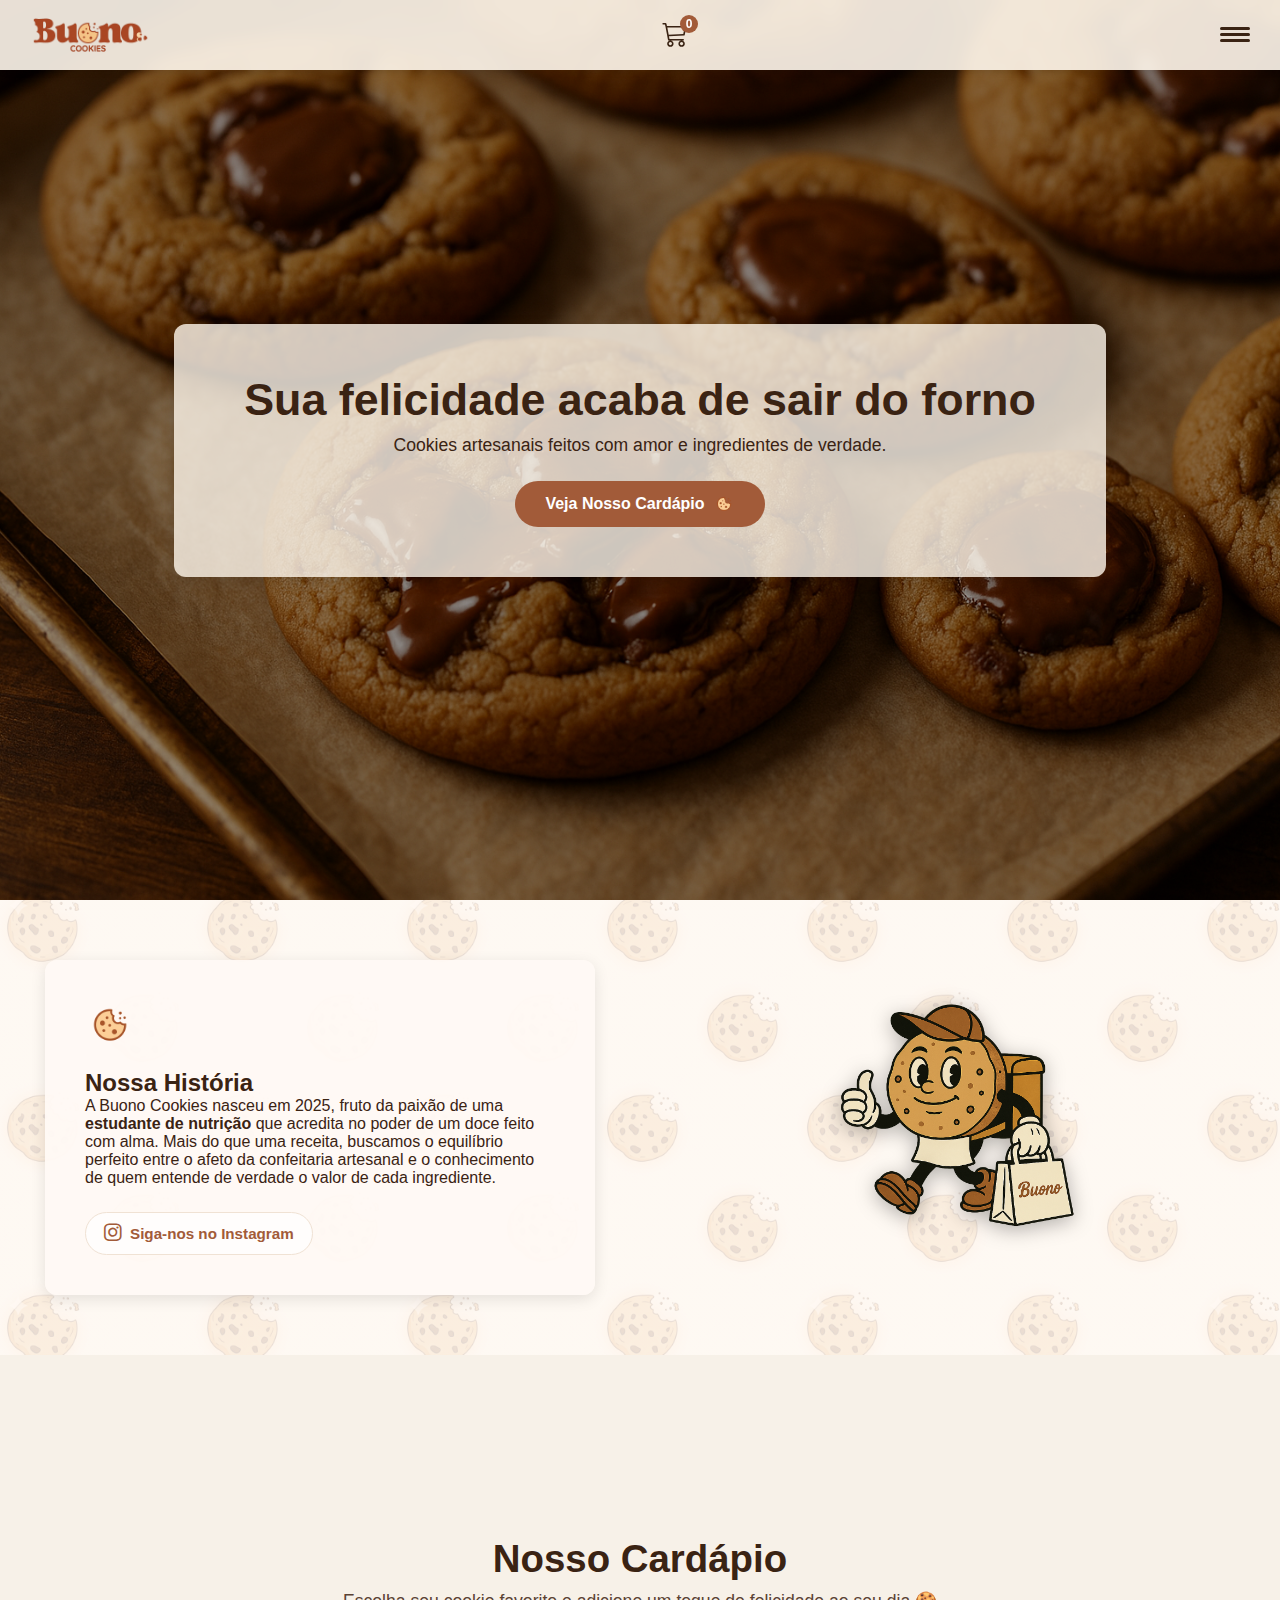
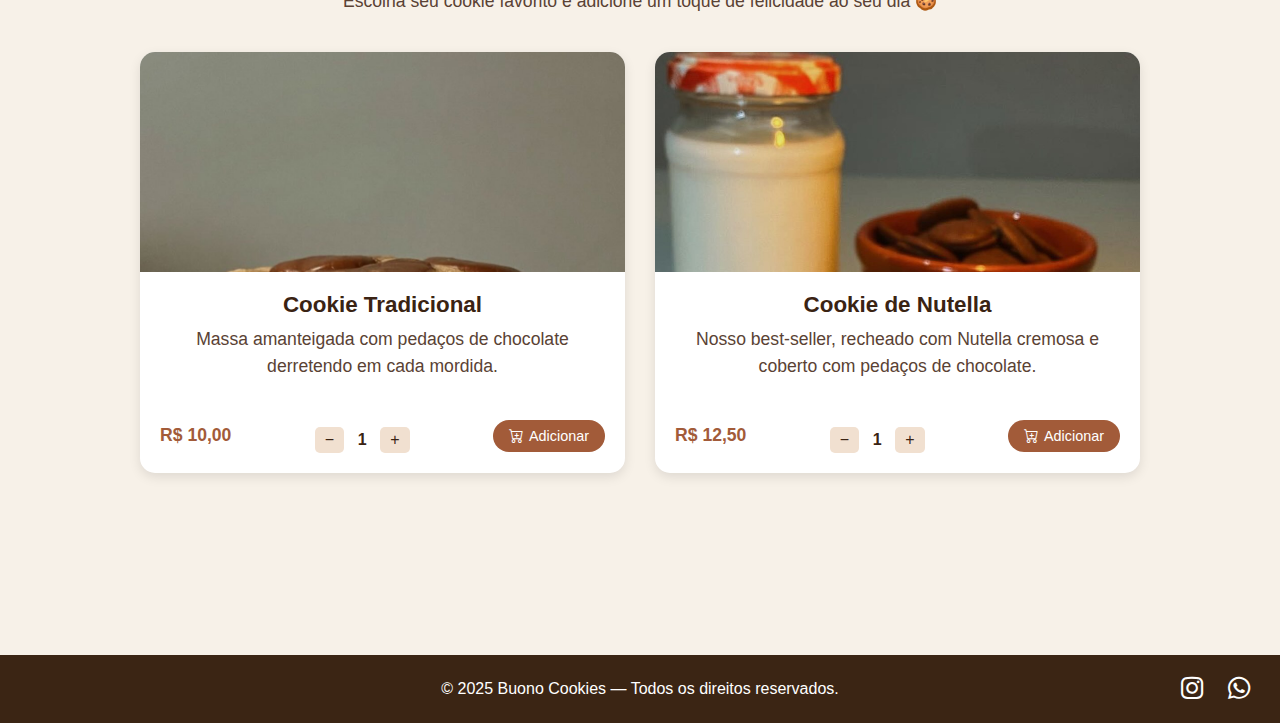
<file: index.html>
<!DOCTYPE html>
<html lang="pt-br">

<head>
    <meta charset="UTF-8" />
    <meta name="viewport" content="width=device-width, initial-scale=1.0" />
    <title>Buono Cookies</title>
    <link rel="stylesheet" href="style.css" />
    <link rel="icon" href="img/favicon.png" type="image/png" />
    <link rel="stylesheet" href="https://cdn.jsdelivr.net/npm/bootstrap-icons@1.11.1/font/bootstrap-icons.css">

    <link rel="preload" href="img/logo_header.png" as="image">
    <link rel="preload" href="img/background/hero1.png" as="image">
    <link rel="preload" href="img/background/hero2.png" as="image">
    <link rel="preload" href="img/background/hero3.png" as="image">
    <link rel="preload" href="img/bg-pattern.png" as="image">
    <link rel="preload" href="img/mascote-chef.png" as="image">
    <link rel="preload" href="img/tradicional.jpg" as="image">
    <link rel="preload" href="img/nutella.jpg" as="image">
    <link rel="preload" href="img/favicon.png" as="image">

</head>

<body>

    <header class="header">
        <div class="logo">
            <a href="index.html">
                <img src="img/logo_header.png" alt="Buono Cookies Logo" />
            </a>
        </div>

        <div class="cart-icon">
            <a href="checkout.html" aria-label="Ver carrinho">
                <i class="bi bi-cart3"></i>
                <span id="cart-count">0</span>
            </a>
        </div>

        <button class="menu-toggle" id="menu-toggle" aria-label="Abrir menu">
            <span class="bar"></span>
            <span class="bar"></span>
            <span class="bar"></span>
        </button>

        <nav class="mobile-menu" id="mobile-menu" aria-hidden="true">
            <ul>
                <li><a href="index.html">Página Inicial</a></li>
                <li><a href="#about">Sobre Nós</a></li>
                <li><a href="#order">Cardápio</a></li>
            </ul>

            <div class="mobile-menu-socials">
                <a href="https://www.instagram.com/buonocookie/" target="_blank" aria-label="Instagram">
                    <i class="bi bi-instagram"></i>
                </a>
                <a href="https://wa.me/5512991030948" target="_blank" aria-label="WhatsApp">
                    <i class="bi bi-whatsapp"></i>
                </a>
            </div>
        </nav>
    </header>
    <section class="hero">
        <div class="hero-background"></div>
        <div class="hero-content">
            <h1>Sua felicidade acaba de sair do forno</h1>
            <p>Cookies artesanais feitos com amor e ingredientes de verdade.</p>
            <a href="#order" class="cta">
                Veja Nosso Cardápio
                <img src="img/favicon.png" alt="Cookie" class="cookie-spin">
            </a>
        </div>
    </section>

    <section class="section section-1" id="about">

        <div class="content">
            <div class="content-box">
                <img src="img/favicon.png" alt="Ícone Buono Cookies" class="content-box-icon">
                <h2>Nossa História</h2>
                <p>A Buono Cookies nasceu em 2025, fruto da paixão de uma <strong>estudante de nutrição</strong> que
                    acredita no
                    poder de um doce feito com alma. Mais do que uma receita, buscamos o equilíbrio perfeito entre o
                    afeto
                    da
                    confeitaria artesanal e o conhecimento de quem entende de verdade o valor de cada ingrediente.</p>

                <a href="https://www.instagram.com/buonocookie/" class="instagram-link" target="_blank">
                    <i class="bi bi-instagram"></i>
                    Siga-nos no Instagram
                </a>

            </div>
        </div>

        <div class="image-side">
            <img src="img/mascote-chef.png" alt="Mascote Buono Cookies" class="mascote-image">
        </div>

    </section>


    <section class="section section-3" id="order">
        <div class="content center">
            <h2>Nosso Cardápio</h2>
            <p>Escolha seu cookie favorito e adicione um toque de felicidade ao seu dia 🍪</p>

            <div class="menu-grid">

                <div class="menu-card">
                    <img src="img/tradicional.jpg" alt="Cookie Tradicional" class="menu-photo animate">
                    <div class="menu-info">
                        <h3>Cookie Tradicional</h3>
                        <p class="menu-desc">Massa amanteigada com pedaços de chocolate derretendo em cada mordida.</p>
                        <div class="menu-footer">
                            <span class="price">R$ 10,00</span>

                            <div class="quantity">
                                <button class="minus">−</button>
                                <span class="qty">1</span>
                                <button class="plus">+</button>
                            </div>

                            <button class="add-btn"><i class="bi bi-cart-plus"></i> Adicionar</button>
                        </div>
                    </div>
                </div>

                <div class="menu-card">
                    <img src="img/nutella.jpg" alt="Cookie de Nutella" class="menu-photo animate">
                    <div class="menu-info">
                        <h3>Cookie de Nutella</h3>
                        <p class="menu-desc">Nosso best-seller, recheado com Nutella cremosa e coberto com pedaços de
                            chocolate.</p>
                        <div class="menu-footer">
                            <span class="price">R$ 12,50</span>

                            <div class="quantity">
                                <button class="minus">−</button>
                                <span class="qty">1</span>
                                <button class="plus">+</button>
                            </div>

                            <button class="add-btn"><i class="bi bi-cart-plus"></i> Adicionar</button>
                        </div>
                    </div>
                </div>

            </div>
        </div>
    </section>

    <footer>
        <div class="footer-socials">
            <a href="https://www.instagram.com/buonocookie/" target="_blank" aria-label="Instagram">
                <i class="bi bi-instagram"></i>
            </a>
            <a href="https://wa.me/5512991030948" target="_blank" aria-label="WhatsApp">
                <i class="bi bi-whatsapp"></i>
            </a>
        </div>

        <p>© 2025 Buono Cookies — Todos os direitos reservados.</p>
    </footer>

    <script src="background.js"></script>

    <script>
        document.addEventListener("DOMContentLoaded", () => {
            const toggle = document.getElementById("menu-toggle");
            const menu = document.getElementById("mobile-menu");
            const body = document.body;

            function openMenu() {
                menu.classList.add("active");
                toggle.classList.add("open");
                body.classList.add("menu-open");
                menu.setAttribute("aria-hidden", "false");
            }

            function closeMenu() {
                menu.classList.remove("active");
                toggle.classList.remove("open");
                body.classList.remove("menu-open");
                menu.setAttribute("aria-hidden", "true");
            }

            toggle.addEventListener("click", () => {
                menu.classList.contains("active") ? closeMenu() : openMenu();
            });

            document.querySelectorAll(".mobile-menu a").forEach(link => {
                link.addEventListener("click", e => {
                    const href = link.getAttribute("href");
                    e.preventDefault();
                    closeMenu();

                    setTimeout(() => {
                        // 👇 LÓGICA ATUALIZADA PARA LIDAR COM #ABOUT E #ORDER 👇
                        if (href === "index.html") {
                            window.location.href = href;
                        } else if (href.startsWith("#")) {
                            document.querySelector(href)?.scrollIntoView({ behavior: "smooth" });
                        } else {
                            window.location.href = href;
                        }
                    }, 300);
                });
            });
        });
    </script>

    <script>
        // --- contador no header ---
        const cartCountEl = document.getElementById("cart-count");
        function updateCartCount() {
            const cart = JSON.parse(localStorage.getItem("buonoCart")) || [];
            const total = cart.reduce((sum, it) => sum + (it.qty || 1), 0);
            if (cartCountEl) cartCountEl.textContent = total;
        }

        document.addEventListener("DOMContentLoaded", () => {
            updateCartCount();

            // para cada card do cardápio
            document.querySelectorAll(".menu-card").forEach(card => {
                const addBtn = card.querySelector(".add-btn");
                const priceEl = card.querySelector(".price");
                const nameEl = card.querySelector("h3");
                const imgEl = card.querySelector("img");

                const qtyBox = card.querySelector(".quantity");
                const minus = qtyBox?.querySelector(".minus");
                const plus = qtyBox?.querySelector(".plus");
                const qtyEl = qtyBox?.querySelector(".qty");

                if (minus && qtyEl && plus) {
                    minus.addEventListener("click", () => {
                        const v = Math.max(1, (parseInt(qtyEl.textContent) || 1) - 1);
                        qtyEl.textContent = v;
                    });
                    plus.addEventListener("click", () => {
                        const v = Math.min(30, (parseInt(qtyEl.textContent) || 1) + 1);
                        qtyEl.textContent = v;
                    });
                }

                addBtn?.addEventListener("click", () => {
                    // Evita clique duplo
                    if (addBtn.disabled) return;

                    const name = nameEl?.textContent?.trim() || "Item";
                    const price = parseFloat(priceEl?.textContent.replace("R$", "").replace(".", "").replace(",", ".") || "0");
                    const image = imgEl?.getAttribute("src") || "";
                    const qty = qtyEl ? Math.min(30, Math.max(1, parseInt(qtyEl.textContent) || 1)) : 1;

                    let cart = JSON.parse(localStorage.getItem("buonoCart")) || [];
                    const i = cart.findIndex(it => it.name === name);

                    if (i > -1) {
                        cart[i].qty = Math.min(30, (cart[i].qty || 1) + qty);
                    } else {
                        cart.push({ name, price, image, qty });
                    }

                    localStorage.setItem("buonoCart", JSON.stringify(cart));
                    updateCartCount();

                    // --- CORREÇÃO: Feedback visual no botão ---
                    const originalText = addBtn.innerHTML;
                    addBtn.innerHTML = `<i class="bi bi-check-lg"></i> Adicionado!`;
                    addBtn.style.background = '#008a00'; // Um verde sucesso
                    addBtn.disabled = true; // Desabilita o botão

                    // Volta ao normal
                    setTimeout(() => {
                        addBtn.innerHTML = originalText;
                        addBtn.style.background = ''; // Volta à cor original (do CSS)
                        addBtn.disabled = false; // Reabilita o botão
                    }, 1500); // 1.5 segundos
                });
            });
        });
    </script>


</body>

</html>
</file>
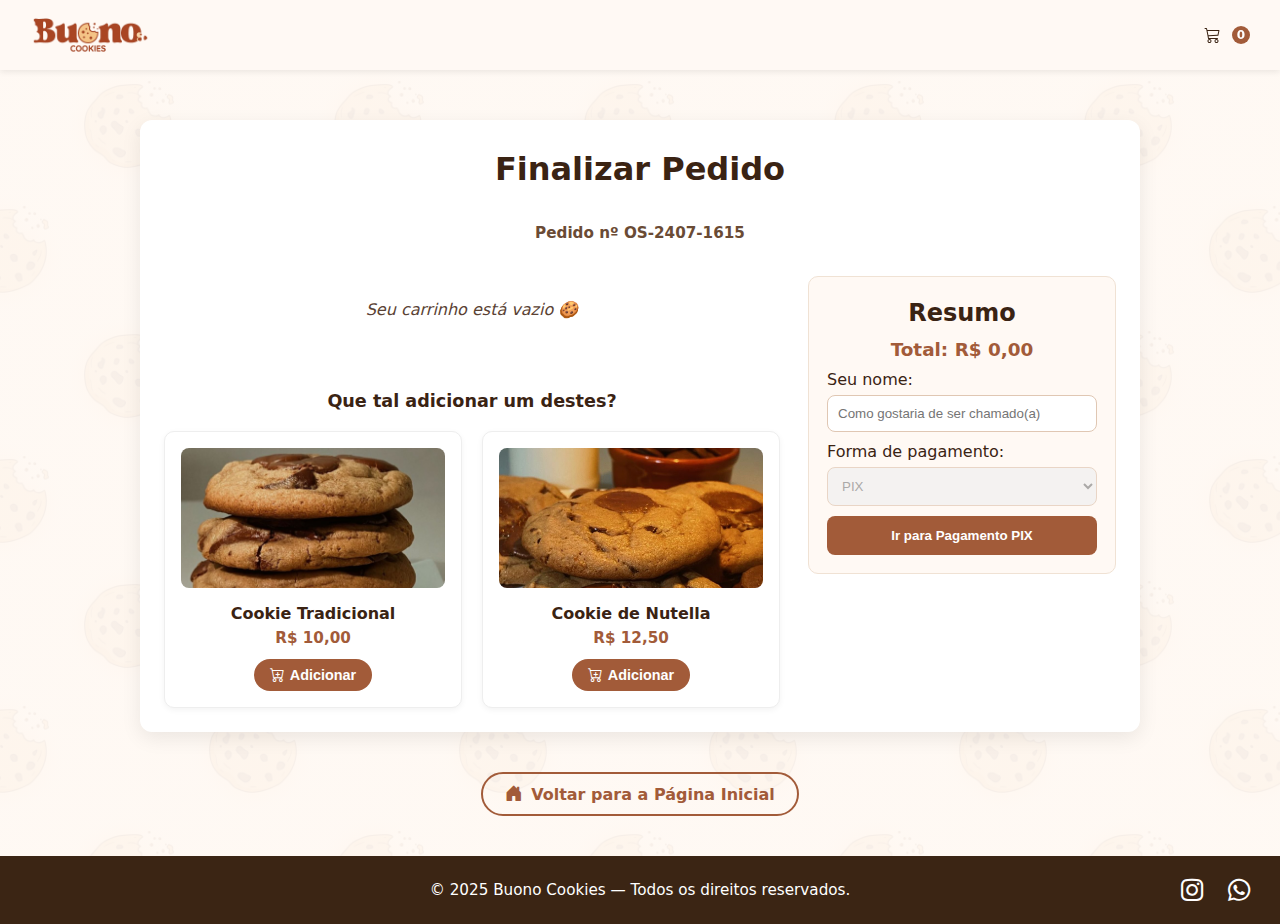
<file: checkout.html>
<!DOCTYPE html>
<html lang="pt-br">

<head>
    <meta charset="UTF-8">
    <meta name="viewport" content="width=device-width, initial-scale=1.0">
    <title>Buono Cookies | Checkout</title>

    <link rel="stylesheet" href="checkout.css">
    <link rel="icon" href="img/favicon.png" type="image/png">
    <link rel="stylesheet" href="https://cdn.jsdelivr.net/npm/bootstrap-icons@1.11.1/font/bootstrap-icons.css">

    <link rel="preload" href="img/logo_header.png" as="image">
    <link rel="preload" href="img/bg-pattern.png" as="image">
    <link rel="preload" href="img/tradicional.jpg" as="image">
    <link rel="preload" href="img/nutella.jpg" as="image">
    <link rel="preload" href="img/checout_pagamento.png" as="image">

</head>

<body>
    <header class="header">
        <div class="logo">
            <a href="index.html">
                <img src="img/logo_header.png" alt="Buono Cookies Logo" />
            </a>
        </div>

        <div class="cart-icon">
            <a href="checkout.html" aria-label="Carrinho">
                <i class="bi bi-cart3"></i>
                <span id="cart-count">0</span>
            </a>
        </div>

        <button class="menu-toggle" id="menu-toggle" aria-label="Abrir menu">
            <span class="bar"></span>
            <span class="bar"></span>
            <span class="bar"></span>
        </button>

        <nav class="mobile-menu" id="mobile-menu" aria-hidden="true">
            <ul>
                <li><a href="index.html">Página Inicial</a></li>
                <li><a href="#about">Sobre Nós</a></li>
                <li><a href="#order">Cardápio</a></li>
            </ul>

            <div class="mobile-menu-socials">
                <a href="https://www.instagram.com/buonocookie/" target="_blank" aria-label="Instagram">
                    <i class="bi bi-instagram"></i>
                </a>
                <a href="https://wa.me/5512991030948" target="_blank" aria-label="WhatsApp">
                    <i class="bi bi-whatsapp"></i>
                </a>
            </div>
        </nav>
    </header>

    <main class="checkout">
        <div class="checkout-container">
            <h1>Finalizar Pedido</h1>
            <p class="order-id">Pedido nº <span id="order-id"></span></p>

            <div class="cart-items" id="cart-items" aria-live="polite"></div>

            <div id="cart-suggestions" class="cart-suggestions"></div>

            <div class="cart-summary" role="region" aria-label="Resumo do pedido">
                <h2>Resumo</h2>
                <p class="total">Total: <strong id="cart-total">R$ 0,00</strong></p>

                <div class="customer-name">
                    <label for="customer-name">Seu nome:</label>
                    <input type="text" id="customer-name" placeholder="Como gostaria de ser chamado(a)" required>
                </div>

                <div class="payment-section">
                    <label for="payment-method">Forma de pagamento:</label>

                    <select id="payment-method" class="payment-method" disabled>
                        <option value="pix" selected>PIX</option>
                        <option value="dinheiro">Dinheiro</option>
                        <option value="cartao">Cartão</option>
                    </select>
                </div>

                <button class="btn order-btn" id="open-pix-modal">Ir para Pagamento PIX</button>
            </div>


        </div>
    </main>

    <div class="back-home-button-container">
        <a href="index.html" class="btn-home">
            <i class="bi bi-house-door-fill"></i>
            Voltar para a Página Inicial
        </a>
    </div>

    <div class="pix-modal-overlay" id="pix-modal">
        <div class="pix-modal-content">
            <button class="pix-modal-close" id="pix-modal-close" aria-label="Fechar">&times;</button>
            <h2>Quase lá!</h2>
            <p>Para confirmar, pague <strong id="pix-total-modal">R$ 0,00</strong> via PIX e envie o comprovante.</p>

            <div class="pix-details">
                <img src="img/checout_pagamento.png" alt="Checkout Buono">

                <div class="pix-copy-wrapper">
                    <input type="text"
                        value="00020126360014br.gov.bcb.pix0114+55129974177035204000053039865802BR5925JENYFFER MOREIRA DE OLIVE6009Sao Paulo62290525REC6913B3038CAF53528608846304BB4F"
                        id="pix-key" readonly>
                    <button id="copy-pix-key-inline" aria-label="Copiar chave PIX">
                        <i class="bi bi-clipboard"></i>
                    </button>
                </div>

                <button id="copy-pix-key">
                    <i class="bi bi-clipboard"></i> Copiar Chave
                </button>
            </div>

            <p class="pix-instructions">Após pagar, clique abaixo para enviar seu pedido e o comprovante no WhatsApp.
            </p>

            <a href="#" class="btn order-btn" id="finalize-order-whatsapp">
                <i class="bi bi-whatsapp"></i>
                Enviar Comprovante e Pedido
            </a>
        </div>
    </div>
    <footer>
        <div class="footer-socials">
            <a href="https://www.instagram.com/buonocookie/" target="_blank" aria-label="Instagram">
                <i class="bi bi-instagram"></i>
            </a>
            <a href="https://wa.me/5512991030948" target="_blank" aria-label="WhatsApp">
                <i class="bi bi-whatsapp"></i>
            </a>
        </div>

        <p>© 2025 Buono Cookies — Todos os direitos reservados.</p>
    </footer>

    <script src="checkout.js"></script>

    <script>
        document.addEventListener("DOMContentLoaded", () => {
            const toggle = document.getElementById("menu-toggle");
            const menu = document.getElementById("mobile-menu");
            const body = document.body;

            function openMenu() {
                menu.classList.add("active");
                toggle.classList.add("open");
                body.classList.add("menu-open");
                menu.setAttribute("aria-hidden", "false");
            }

            function closeMenu() {
                menu.classList.remove("active");
                toggle.classList.remove("open");
                body.classList.remove("menu-open");
                menu.setAttribute("aria-hidden", "true");
            }

            toggle.addEventListener("click", () => {
                menu.classList.contains("active") ? closeMenu() : openMenu();
            });

            document.querySelectorAll(".mobile-menu a").forEach(link => {
                link.addEventListener("click", e => {
                    const href = link.getAttribute("href");
                    e.preventDefault();
                    closeMenu();

                    setTimeout(() => {
                        // Navegação direta, pois não há rolagem nesta página
                        window.location.href = href;
                    }, 300);
                });
            });
        });
    </script>
</body>

</html>
</file>
<file: style.css>
@import url('https://fonts.googleapis.com/css2?family=Roboto:wght@400;700&display=swap');
@import url('https://fonts.googleapis.com/css2?family=Open+Sans:wght@400;600;700&display=swap');

* {
    margin: 0;
    padding: 0;
    box-sizing: border-box;
    font-family: 'Poppins', sans-serif;
}

html {
    overflow-x: hidden;
}

body {
    background: #f7f1e8;
    color: #3a2313;
    scroll-behavior: smooth;
    overflow-x: hidden;
    display: flex;
    flex-direction: column;
    min-height: 100vh;
    width: 100%
}

.header {
    position: fixed;
    top: 0;
    left: 0;
    width: 100%;
    height: 70px;
    background: rgba(255, 247, 236, 0.9);
    backdrop-filter: blur(6px);
    display: flex;
    justify-content: space-between;
    align-items: center;
    padding: 0 30px;
    z-index: 100;
    box-shadow: 0 2px 6px rgba(0, 0, 0, 0.1);
}

.logo img {
    height: 120px;
    width: auto;
    transition: 0.3s ease;
}

.hero {
    position: relative;
    height: 100vh;
    overflow: hidden;
    display: flex;
    align-items: center;
    justify-content: center;
    text-align: center;
}

.hero-background {
    position: absolute;
    inset: 0;
    background-size: cover;
    background-position: center;
    transition: opacity 1s ease-in-out;
    z-index: 0;
}

.hero-background::after {
    content: "";
    position: absolute;
    inset: 0;
    background: rgba(0, 0, 0, 0.4);
}

.hero-content {
    position: relative;
    z-index: 2;
    background: rgba(255, 247, 236, 0.8);
    padding: 50px 70px;
    border-radius: 12px;
    box-shadow: 0 4px 15px rgba(0, 0, 0, 0.1);
}

.hero-content h1 {
    font-size: 2.8rem;
    margin-bottom: 10px;
}

.hero-content p {
    font-size: 1.1rem;
    margin-bottom: 25px;
}

.cta {
    display: inline-flex;
    align-items: center;
    justify-content: center;
    gap: 8px;
    padding: 12px 30px;
    border-radius: 30px;
    background: #a25b39;
    color: #fff;
    font-weight: 600;
    transition: 0.3s ease;
    text-decoration: none;
}

.cta:hover {
    background: #8d4c30;
    transform: scale(1.03);
}

.cookie-spin {
    width: 22px;
    height: 22px;
    transform-origin: center;
    animation: cookie-spin 6s linear infinite;
    vertical-align: middle;
}

@keyframes cookie-spin {
    0% {
        transform: rotate(0deg);
    }

    100% {
        transform: rotate(360deg);
    }
}

.section {
    display: flex;
    align-items: center;
    justify-content: space-between;
    min-height: 100vh;
}

.section .content {
    flex: 1;
    padding: 80px;
}

.section .image-side {
    flex: 1;
    height: 100vh;
    background-size: cover;
    background-position: center;
}

.section-1 {
    background: #fff9f4;
}

.section-2 {
    background: #2c1d14;
    color: #fff;
}

.section-3 {
    background: #f1e0d0;
    text-align: center;
}

.section .btn {
    background: #a25b39;
    color: #fff;
    border: none;
    padding: 12px 25px;
    border-radius: 25px;
    margin-top: 20px;
    cursor: pointer;
    transition: 0.3s;
}

.section .btn:hover {
    background: #8d4c30;
}

/* Rodapé */
footer {
    background: #3b2514;
    color: #fff;
    text-align: center;
    padding: 25px;
    margin-top: auto;
}

.section-3 {
    background: #f7f1e8;
    padding: 80px 20px;
}

.section-3 h2 {
    font-size: 2.4rem;
    margin-bottom: 10px;
    color: #3a2313;
}

.section-3 p {
    font-size: 1.1rem;
    color: #5a4234;
    margin-bottom: 40px;
}

.menu-grid {
    display: grid;
    grid-template-columns: repeat(auto-fit, minmax(290px, 1fr));
    gap: 30px;
    justify-items: center;
    width: 100%;
    max-width: 1000px;
    margin: 0 auto;
}

.menu-card {
    background: #fff;
    border-radius: 15px;
    box-shadow: 0 4px 12px rgba(0, 0, 0, 0.1);
    overflow: hidden;
    transition: transform 0.3s ease, box-shadow 0.3s ease;
    display: flex;
    flex-direction: column;
    justify-content: space-between;
}

.menu-card:hover {
    transform: translateY(-6px);
    box-shadow: 0 8px 20px rgba(0, 0, 0, 0.15);
}

.menu-info {
    padding: 20px;
}

.menu-info h3 {
    font-size: 1.4rem;
    color: #3a2313;
    margin-bottom: 8px;
}

.menu-desc {
    font-size: 0.95rem;
    color: #5a4234;
    margin-bottom: 16px;
    line-height: 1.5;
}

.menu-footer {
    display: flex;
    justify-content: space-between;
    align-items: center;
}

.price {
    font-weight: bold;
    font-size: 1.1rem;
    color: #a25b39;
}

.add-btn {
    background: #a25b39;
    color: #fff;
    border: none;
    border-radius: 25px;
    padding: 8px 16px;
    cursor: pointer;
    font-size: 0.9rem;
    display: flex;
    align-items: center;
    gap: 6px;
    transition: background 0.3s ease, transform 0.2s ease;
}

.add-btn:hover {
    background: #8d4c30;
    transform: scale(1.05);
}

.order-btn {
    margin-top: 50px;
    background: #a25b39;
    color: #fff;
    border-radius: 30px;
    padding: 14px 35px;
    font-size: 1rem;
    font-weight: 600;
    text-decoration: none;
    display: inline-flex;
    align-items: center;
    justify-content: center;
    gap: 8px;
    transition: background 0.3s ease, transform 0.3s ease;
}

.order-btn:hover {
    background: #8d4c30;
    transform: scale(1.05);
}

.menu-photo {
    width: 100%;
    height: 220px;
    object-fit: cover;
    object-position: center top;
    transition: transform 8s ease-in-out, object-position 8s ease-in-out;
}

@keyframes slow-pan {
    0% {
        object-position: center top;
        transform: scale(1);
    }

    50% {
        object-position: center center;
        transform: scale(1.04);
    }

    100% {
        object-position: center bottom;
        transform: scale(1);
    }
}

.menu-photo.animate {
    animation: slow-pan 15s ease-in-out infinite alternate;
}




@media (max-width: 768px) {

    .pix-details #copy-pix-key {
        font-size: 1.1rem !important;
        padding: 12px 20px !important;
        width: 100% !important;
        height: 50% !important;
        border-radius: 10px !important;
    }

    body {
        background: #fff9f4;
        font-size: 0.95rem;
    }

    .header {
        height: 60px;
        padding: 0 20px;
    }

    .logo img {
        height: 65px;
    }

    .hero {
        height: 85vh;
        padding: 0 15px;
    }

    .hero-content {
        padding: 30px 20px;
        border-radius: 10px;
    }

    .hero-content h1 {
        font-size: 1.8rem;
        line-height: 1.2;
    }

    .hero-content p {
        font-size: 1rem;
        margin-bottom: 20px;
    }

    .cta {
        padding: 10px 20px;
        font-size: 0.9rem;
    }

    .section {
        flex-direction: column;
        text-align: center;
        min-height: auto;
    }

    .section .content {
        padding: 40px 20px;
    }

    .section .image-side {
        height: 300px;
        background-position: center;
    }

    .section-3 {
        padding: 60px 10px;
    }

    .section-3 h2 {
        font-size: 1.8rem;
    }

    .section-3 p {
        font-size: 1rem;
        margin-bottom: 25px;
    }

    .menu-grid {
        gap: 20px;
        max-width: 95%;
    }

    .menu-card {
        border-radius: 10px;
        box-shadow: 0 2px 10px rgba(0, 0, 0, 0.08);
        justify-content: flex-start;
    }

    .menu-photo {
        height: 180px;
        animation: slow-pan-mobile 12s ease-in-out infinite alternate;
    }

    @keyframes slow-pan-mobile {
        0% {
            object-position: center top;
            transform: scale(1);
        }

        50% {
            object-position: center 60%;
            transform: scale(1.02);
        }

        100% {
            object-position: center bottom;
            transform: scale(1);
        }
    }

    .menu-info h3 {
        font-size: 1.2rem;
    }

    .menu-desc {
        font-size: 0.9rem;
    }

    .menu-footer {
        flex-wrap: wrap;
        gap: 12px;
        justify-content: flex-start;
    }

    .menu-footer .price {
        width: 100%;
        margin-bottom: 4px;
    }

    .menu-footer .quantity {
        flex-shrink: 0;
    }

    .menu-footer .add-btn {
        flex-grow: 1;
        justify-content: center;
        min-width: 120px;
    }



    .order-btn {
        font-size: 0.9rem;
        padding: 12px 25px;
        margin-top: 30px;
    }

    footer {
        font-size: 0.85rem;
        padding: 20px;
    }

    @keyframes slideInItem {
        from {
            transform: translateY(20px);
            opacity: 0;
        }

        to {
            transform: translateY(0);
            opacity: 1;
        }
    }


    @media (max-width: 768px) {
        .mobile-menu a {
            font-size: 1.4rem;
        }

        .close-menu {
            font-size: 1.8rem;
            top: 20px;
            right: 20px;
        }
    }

    .checkout {
        width: 100%;
        margin: 80px auto 40px;
        padding: 10px 15px;
        background: #fff9f4;
        box-shadow: none;
        border-radius: 0;
    }

    .checkout h1 {
        font-size: 1.6rem;
        margin-bottom: 15px;
        text-align: center;
    }

    .order-id {
        font-size: 0.9rem;
        text-align: center;
        margin-bottom: 20px;
        color: #6a4b35;
    }

    .cart-items {
        gap: 15px;
    }

    .cart-item {
        flex-direction: column;
        align-items: flex-start;
        width: 100%;
        padding: 12px;
        box-shadow: 0 1px 6px rgba(0, 0, 0, 0.05);
    }

    .cart-item img {
        width: 100%;
        height: auto;
        max-height: 180px;
        border-radius: 8px;
        margin-bottom: 10px;
        object-fit: cover;
    }

    .item-info {
        width: 100%;
        margin: 0;
    }

    .item-info h3 {
        font-size: 1rem;
        margin-bottom: 4px;
    }

    .item-info .price {
        font-size: 0.95rem;
    }

    .item-actions {
        width: 100%;
        margin-top: 10px;
        display: flex;
        justify-content: space-between;
        align-items: center;
    }

    .quantity {
        gap: 6px;
    }

    .quantity button {
        padding: 3px 10px;
        font-size: 1rem;
    }

    .item-actions .subtotal {
        font-size: 1rem;
    }

    .item-actions .remove {
        font-size: 1.2rem;
    }

    .cart-summary {
        text-align: center;
        margin-top: 30px;
    }

    .cart-summary h2 {
        font-size: 1.3rem;
    }

    .payment-section,
    .customer-name {
        width: 100%;
        text-align: left;
        margin-top: 20px;
    }

    .payment-section label,
    .customer-name label {
        display: block;
        margin-bottom: 6px;
        font-size: 0.9rem;
        color: #3a2313;
    }

    .payment-method,
    .customer-name input {
        width: 100%;
        padding: 10px;
        border: 1px solid #e0c7b3;
        border-radius: 8px;
        background: #fff;
        font-size: 0.9rem;
    }

    .btn.order-btn {
        width: 100%;
        margin-top: 25px;
        padding: 14px;
        font-size: 1rem;
        border-radius: 8px;
    }

    footer {
        padding: 15px;
        font-size: 0.8rem;
        text-align: center;
    }




}



.mobile-menu {
    position: fixed;
    inset: 0;
    width: 100%;
    height: 100vh;
    background: rgba(255, 249, 244, 0.97);
    backdrop-filter: blur(6px);
    display: flex;
    flex-direction: column;
    align-items: center;
    justify-content: center;
    opacity: 0;
    visibility: hidden;
    transition: opacity 0.4s ease, transform 0.4s ease, visibility 0.4s ease;
    transform: translateY(-20px);
    z-index: 1050;
}

.mobile-menu.active {
    opacity: 1;
    visibility: visible;
    transform: translateY(0);
}

body.menu-open {
    overflow: hidden;
}

.close-menu {
    position: absolute;
    top: 20px;
    right: 25px;
    font-size: 2.2rem;
    font-weight: bold;
    color: #3a2313;
    cursor: pointer;
    transition: transform 0.3s ease, color 0.3s ease;
}

.close-menu:hover {
    transform: scale(1.2);
    color: #a25b39;
}

.mobile-menu ul {
    list-style: none;
    padding: 0;
    margin: 0;
    text-align: center;
}

.mobile-menu li {
    margin: 25px 0;
    animation: slideInItem 0.5s ease forwards;
    opacity: 0;
}

.mobile-menu.active li {
    opacity: 1;
}

.mobile-menu a {
    font-size: 1.6rem;
    font-weight: 600;
    color: #3a2313;
    text-decoration: none;
    transition: color 0.3s ease;
}

.mobile-menu a:hover {
    color: #a25b39;
}



.menu-toggle {
    position: relative;
    width: 30px;
    height: 24px;
    border: none;
    outline: none;
    background: none;
    cursor: pointer;
    z-index: 1100;
    -webkit-tap-highlight-color: transparent;
}

.menu-toggle .bar {
    position: absolute;
    left: 0;
    right: 0;
    height: 3px;
    background: #3a2313;
    border-radius: 2px;
    transition: transform 0.35s ease, opacity 0.25s ease, top 0.3s ease;
    transform-origin: center center;

    backface-visibility: hidden;
    transform-style: preserve-3d;
    will-change: transform, opacity, top;
    isolation: isolate;
    -webkit-font-smoothing: antialiased;
    -moz-osx-font-smoothing: grayscale;
}

.menu-toggle .bar:nth-child(1) {
    top: 4px;
}

.menu-toggle .bar:nth-child(2) {
    top: 10px;
}

.menu-toggle .bar:nth-child(3) {
    top: 16px;
}

.menu-toggle.open .bar:nth-child(1) {
    top: 10px;
    transform: rotate(45deg);
}

.menu-toggle.open .bar:nth-child(2) {
    opacity: 0;
}

.menu-toggle.open .bar:nth-child(3) {
    top: 10px;
    transform: rotate(-45deg);
}


.cart-icon {
    position: relative;
    margin-right: 20px;
}

.cart-icon a {
    color: #3a2313;
    text-decoration: none;
    font-size: 1.6rem;
    position: relative;
}

#cart-count {
    position: absolute;
    top: -6px;
    right: -10px;
    background: #a25b39;
    color: #fff;
    font-size: 0.75rem;
    font-weight: 700;
    border-radius: 50%;
    width: 18px;
    height: 18px;
    display: flex;
    align-items: center;
    justify-content: center;
}

.quantity {
    display: flex;
    align-items: center;
    gap: 6px;
}

.quantity button {
    background: #f1e0d0;
    border: none;
    padding: 3px 8px;
    font-size: 1rem;
    border-radius: 4px;
    cursor: pointer;
    color: #3a2313;
}

.quantity .qty {
    min-width: 20px;
    text-align: center;
    font-weight: 600;
    color: #3a2313;
}


.checkout {
    width: 100%;
    min-height: 100vh;
    background: #fff9f4;
    display: flex;
    justify-content: center;
    align-items: flex-start;
    padding: 120px 20px;
}

.checkout-container {
    display: grid;
    grid-template-columns: 2fr 1fr;
    gap: 40px;
    width: 100%;
    max-width: 1000px;
    background: #fff;
    border-radius: 12px;
    box-shadow: 0 4px 12px rgba(0, 0, 0, 0.1);
    padding: 30px;
}

.checkout-container h1 {
    grid-column: 1 / -1;
    text-align: center;
    margin-bottom: 10px;
    color: #3a2313;
}

.order-id {
    grid-column: 1 / -1;
    text-align: center;
    font-size: 0.9rem;
    color: #6a4b35;
    margin-bottom: 25px;
}


.cart-items {
    display: flex;
    flex-direction: column;
    gap: 20px;
}

.cart-item {
    display: flex;
    align-items: center;
    background: #fff9f4;
    padding: 12px;
    border-radius: 10px;
    box-shadow: 0 2px 6px rgba(0, 0, 0, 0.05);
}

.cart-item img {
    width: 90px;
    height: 90px;
    object-fit: cover;
    border-radius: 10px;
}

.item-info {
    flex: 1;
    margin-left: 15px;
}

.item-info h3 {
    font-size: 1.1rem;
    color: #3a2313;
    margin-bottom: 6px;
}

.item-info .price {
    color: #a25b39;
    font-weight: 600;
}

.quantity {
    display: flex;
    align-items: center;
    gap: 8px;
    margin-top: 8px;
}

.quantity button {
    background: #f1e0d0;
    border: none;
    padding: 4px 10px;
    border-radius: 5px;
    cursor: pointer;
    color: #3a2313;
    font-size: 1rem;
    transition: background 0.3s ease;
}

.quantity button:hover {
    background: #e6d1bc;
}

.quantity .qty {
    font-weight: 600;
    color: #3a2313;
    min-width: 20px;
    text-align: center;
}

.item-actions {
    text-align: right;
}

.item-actions .subtotal {
    display: block;
    font-weight: 700;
    color: #3a2313;
    margin-top: 5px;
}

.item-actions .remove {
    background: none;
    border: none;
    color: #a25b39;
    cursor: pointer;
    font-size: 1.2rem;
    transition: color 0.2s;
}

.item-actions .remove:hover {
    color: #8d4c30;
}

.cart-summary {
    background: #fff9f4;
    padding: 20px;
    border-radius: 10px;
    box-shadow: 0 2px 6px rgba(0, 0, 0, 0.05);
    height: fit-content;
}

.cart-summary h2 {
    text-align: center;
    font-size: 1.4rem;
    color: #3a2313;
    margin-bottom: 20px;
}

.cart-summary .total {
    text-align: center;
    font-size: 1.2rem;
    color: #a25b39;
    font-weight: bold;
    margin-bottom: 25px;
}

.payment-section,
.customer-name {
    margin-bottom: 20px;
}

.payment-section label,
.customer-name label {
    display: block;
    margin-bottom: 6px;
    font-size: 0.9rem;
    color: #3a2313;
}

.payment-method,
.customer-name input {
    width: 100%;
    padding: 10px;
    border: 1px solid #e0c7b3;
    border-radius: 8px;
    background: #fff;
    font-size: 0.9rem;
}

.btn.order-btn {
    width: 100%;
    padding: 14px;
    font-size: 1rem;
    font-weight: 600;
    background: #a25b39;
    color: #fff;
    border: none;
    border-radius: 8px;
    transition: background 0.3s ease;
}

.btn.order-btn:hover {
    background: #8d4c30;
    transform: scale(1.02);
}


.empty {
    text-align: center;
    color: #5a4234;
    font-style: italic;
    padding: 40px 0;
}


@media (max-width: 768px) {

    .checkout {
        padding: 100px 15px 40px;
    }

    .checkout-container {
        grid-template-columns: 1fr;
        padding: 20px;
        gap: 25px;
        box-shadow: none;
    }

    .cart-item {
        flex-direction: column;
        align-items: flex-start;
        text-align: left;
    }

    .cart-item img {
        width: 100%;
        max-width: 180px;
        height: auto;
        border-radius: 10px;
        margin-bottom: 10px;
    }

    .item-actions {
        width: 100%;
        display: flex;
        justify-content: space-between;
        margin-top: 10px;
    }

    .item-info {
        margin-left: 0;
        width: 100%;
    }


    .cart-summary {
        padding: 20px;
        border: 1px solid #f0e2d4;
        box-shadow: none;
        text-align: center;
    }

    .btn.order-btn {
        width: 100%;
        border-radius: 6px;
        margin-top: 15px;
    }
}


.checkout .cart-item {
    display: grid;
    grid-template-columns: 64px minmax(180px, 1fr) 150px 160px 130px 48px;
    align-items: center;
    gap: 14px;
    padding: 12px 10px;
    background: #fff;
    border-radius: 10px;
    border: 1px solid #eee;
    box-shadow: 0 2px 6px rgba(0, 0, 0, 0.05);
}

.checkout .cart-item>img {
    width: 64px;
    height: 64px;
    border-radius: 8px;
    object-fit: cover;
    justify-self: start;
}

.checkout .cart-item .item-info {
    margin: 0;
    display: grid;
    grid-template-columns: 1fr auto;
    align-items: center;
    gap: 6px 16px;
}

.checkout .cart-item .item-info h3 {
    margin: 0;
    font-size: 1rem;
    line-height: 1.3;
    color: #3a2313;
    grid-column: 1 / 2;
}

.checkout .cart-item .item-info .price {
    grid-column: 2 / 3;
    justify-self: end;
    font-weight: 700;
    color: #a25b39;
    white-space: nowrap;
}

.checkout .cart-item .quantity {
    justify-self: center;
    display: inline-flex;
    align-items: center;
    gap: 8px;
    background: #fff9f4;
    border: 1px solid #e8d7c7;
    border-radius: 8px;
    padding: 6px 8px;
}

.checkout .cart-item .quantity button {
    background: #f1e0d0;
    border: none;
    padding: 6px 10px;
    font-size: 1rem;
    border-radius: 6px;
    cursor: pointer;
    color: #3a2313;
    min-width: 32px;
    line-height: 1;
    transition: transform .15s ease, background .2s ease, opacity .2s ease;
}

.checkout .cart-item .quantity button:active {
    transform: scale(0.96);
}

.checkout .cart-item .quantity .qty {
    min-width: 28px;
    text-align: center;
    font-weight: 700;
    color: #3a2313;
}

.checkout .cart-item .item-actions {
    justify-self: end;
    text-align: right;
    display: grid;
    grid-template-columns: 1fr;
    align-items: center;
    gap: 6px;
}

.checkout .cart-item .item-actions .subtotal {
    font-weight: 800;
    color: #3a2313;
    white-space: nowrap;
}

.checkout .cart-item .item-actions .remove {
    justify-self: end;
    font-size: 1.25rem;
    color: #a25b39;
    background: none;
    border: none;
    cursor: pointer;
    transition: color .2s ease, transform .15s ease;
}

.checkout .cart-item .item-actions .remove:hover {
    color: #8d4c30;
    transform: scale(1.05);
}

.checkout .cart-items {
    display: flex;
    flex-direction: column;
    gap: 14px;
}



@media (max-width: 992px) {
    .checkout .cart-item {
        grid-template-columns: 56px minmax(160px, 1fr) 120px 130px 110px 44px;
        gap: 12px;
    }

    .checkout .cart-item>img {
        width: 56px;
        height: 56px;
    }

    .checkout .cart-item .item-info h3 {
        font-size: .95rem;
    }
}

@media (max-width: 640px) {
    .checkout .cart-item {
        grid-template-columns: 56px minmax(120px, 1fr) 1fr 44px;
        grid-template-areas:
            "img info qty remove"
            "img subtotal subtotal remove";
        align-items: center;
    }

    .checkout .cart-item>img {
        grid-area: img;
    }

    .checkout .cart-item .item-info {
        grid-area: info;
    }

    .checkout .cart-item .quantity {
        grid-area: qty;
        justify-self: end;
    }

    .checkout .cart-item .item-actions {
        grid-area: subtotal;
        justify-self: end;
        text-align: right;
        grid-template-columns: auto;
    }

    .checkout .cart-item .item-actions .subtotal {
        font-size: 1rem;
    }

    .checkout .cart-item .item-actions .remove {
        grid-area: remove;
        justify-self: end;
        font-size: 1.2rem;
    }
}

@media (max-width: 380px) {
    .checkout .cart-item {
        grid-template-columns: 48px minmax(100px, 1fr) 1fr 40px;
        gap: 10px;
    }

    .checkout .cart-item>img {
        width: 48px;
        height: 48px;
    }

    .checkout .cart-item .quantity button {
        min-width: 28px;
        padding: 5px 8px;
    }

    .checkout .cart-item .quantity .qty {
        min-width: 24px;
    }
}



.section-1.section {
    min-height: auto !important;
    justify-content: center;
    align-items: stretch;
    padding: 60px 0;
    background: linear-gradient(rgba(255, 249, 244, 0.85), rgba(255, 249, 244, 0.85)), url('img/bg-pattern.png');
    background-size: 400px;
    background-position: center;
}

.section-1.section .content {
    padding: 0 !important;
    display: flex;
    justify-content: center;
    align-items: center;
    background: transparent !important;
}

.section-1 .image-side {
    display: flex;
    justify-content: center;
    align-items: center;
    padding: 0 !important;
    background: transparent !important;
    height: auto !important;
}

.section-1 .content-box {
    background: rgba(255, 249, 244, 0.95);
    padding: 40px;
    border-radius: 12px;
    box-shadow: 0 4px 15px rgba(0, 0, 0, 0.1);
    max-width: 550px;
    text-align: left;
    margin: 0 20px;
}

.section-1 .content-box-icon {
    width: 50px;
    height: 50px;
    margin-bottom: 15px;
}

.section-1 .mascote-image {
    width: 280px;
    height: auto;
    max-width: 100%;
    filter: drop-shadow(0 4px 10px rgba(0, 0, 0, 0.3));
    margin: 0 20px;
}



.section-2.section .content {
    padding: 0 !important;
    display: flex;
    justify-content: center;
    align-items: center;
}

.section-1 .instagram-link {
    display: inline-flex;
    align-items: center;
    gap: 8px;
    margin-top: 25px;
    padding: 10px 18px;
    text-decoration: none;
    color: #a25b39;
    background-color: rgba(255, 255, 255, 0.7);
    border: 1px solid #f0e2d4;
    border-radius: 25px;
    font-weight: 600;
    font-size: 0.95rem;
    transition: all 0.3s ease;
}

.section-1 .instagram-link:hover {
    background-color: #fff;
    color: #3a2313;
    border-color: #a25b39;
    transform: translateY(-2px);
    box-shadow: 0 4px 10px rgba(0, 0, 0, 0.1);
}

.section-1 .instagram-link i {
    font-size: 1.1rem;
}

footer {
    background: #3b2514;
    color: #fff;
    text-align: center;
    padding: 25px;
    margin-top: auto;
    position: relative;
}

.footer-socials {
    position: absolute;
    right: 30px;
    top: 50%;
    transform: translateY(-50%);

    display: flex;
    gap: 25px;
}

.footer-socials a {
    color: #fff;
    text-decoration: none;
    font-size: 1.4rem;
    transition: transform 0.3s ease, color 0.3s ease;
}

.footer-socials a:hover {
    color: #f1e0d0;
    transform: scale(1.1);
}

@media (max-width: 768px) {

    .footer-socials {
        position: static;
        transform: none;
        justify-content: center;
        margin-bottom: 15px;
    }

    footer {
        padding: 20px;
    }
}


.mobile-menu-socials {
    display: flex;
    justify-content: center;
    align-items: center;
    gap: 30px;
    margin-top: 40px;
}

.mobile-menu-socials a {
    color: var(--text);
    font-size: 1.8rem;
    text-decoration: none;
    transition: transform 0.3s ease, color 0.3s ease;
}

.mobile-menu-socials a:hover {
    color: var(--accent);
    transform: scale(1.1);

}
</file>
<file: checkout.css>
/* CHECKOUT.CSS — Buono Cookies
   Versão final: layout horizontal desktop + quebra limpa mobile
   Mantive a paleta e tipografia do site original.
*/

/* Imports de fonte (se precisar) */
/* @import url('https://fonts.googleapis.com/css2?family=Poppins:wght@400;600;700&display=swap'); */

:root {
    --bg: #fff9f4;
    --accent: #a25b39;
    --text: #3a2313;
    --muted: #5a4234;
    --card: #ffffff;
    --border: #eee;
}

/* --- Reset / base (isolado para checkout) --- */
* {
    margin: 0;
    padding: 0;
    box-sizing: border-box;
}

html {
    overflow-x: hidden;
}

body {
    font-family: "Poppins", system-ui, -apple-system, "Segoe UI", Roboto, "Helvetica Neue", Arial;

    /* --- Fundo sutil com transparência --- */
    background-color: var(--bg);
    background-image:
        linear-gradient(rgba(255, 249, 244, 0.95), rgba(255, 249, 244, 0.95)),
        url('img/bg-pattern.png');
    background-repeat: no-repeat, repeat;
    background-attachment: fixed, scroll;
    background-size: cover, 500px;

    color: var(--text);
    margin: 0;

    display: flex;
    flex-direction: column;
    min-height: 100vh;
    overflow-x: hidden;
    width: 100%;


}

/* Header */
.header {
    position: fixed;
    top: 0;
    left: 0;
    right: 0;
    height: 70px;
    display: flex;
    align-items: center;
    justify-content: space-between;
    padding: 0 30px;
    background: var(--bg);
    /* Cor sólida */
    box-shadow: 0 2px 6px rgba(0, 0, 0, 0.08);
    z-index: 1000;
}

.header .logo img {
    height: 120px;
    width: auto;
    transition: 0.3s ease;
}

.cart-icon a {
    color: inherit;
    text-decoration: none;
    display: inline-flex;
    align-items: center;
    gap: 8px;
}

#cart-count {
    background: var(--accent);
    color: #fff;
    border-radius: 50%;
    width: 18px;
    height: 18px;
    display: inline-flex;
    align-items: center;
    justify-content: center;
    font-size: 12px;
    font-weight: 700;
    margin-left: 4px;
}

/* --- Checkout container --- */
.checkout {
    display: flex;
    flex-direction: column;
    justify-content: flex-start;
    align-items: center;
    padding: 120px 20px 40px;
}

.checkout-container {
    width: 100%;
    max-width: 1000px;
    background: var(--card);
    border-radius: 12px;
    padding: 24px;
    box-shadow: 0 6px 20px rgba(0, 0, 0, 0.08);
    display: grid;
    grid-template-columns: 2fr 1fr;
    gap: 28px;
    grid-template-rows: auto auto 1fr auto;

    position: relative;
    /* Para posicionar o mascote */
}

/* --- Botão de Voltar (Antigo, apenas referência) --- */
.back-button {
    width: 100%;
    max-width: 1000px;
    margin: 90px auto 0;
    text-align: left;
    padding: 0 20px;
}

.btn-back {
    display: inline-flex;
    align-items: center;
    gap: 8px;
    background: #fff;
    color: var(--accent);
    border: 2px solid var(--accent);
    padding: 10px 18px;
    border-radius: 30px;
    font-weight: 600;
    text-decoration: none;
    transition: all 0.25s ease;
}

.btn-back i {
    font-size: 1.2rem;
}

.btn-back:hover {
    background: var(--accent);
    color: #fff;
    transform: translateX(-3px);
}

/* Title */
.checkout-container h1 {
    grid-column: 1/-1;
    /* Linha 1 */
    text-align: center;
    margin: 6px 0 8px;
    color: #3a2313;
}

.order-id {
    grid-column: 1/-1;
    text-align: center;
    color: #6a4b35;
    margin-bottom: 6px;
    font-size: 0.95rem;
    font-weight: bold;
}

/* === Cart items list === */
.cart-items {
    grid-column: 1 / 2;
    /* Linha 3, Col 1 */
    grid-row: 3 / 4;
    display: flex;
    flex-direction: column;
    gap: 14px;
    min-height: 50px;
}

/* === Cart Item (Desktop) === */
.cart-item {
    display: grid;
    /* [img] [info] [qty] [remove] [subtotal] */
    grid-template-columns: 90px 1fr 130px 50px 100px;
    align-items: center;
    gap: 16px;
    background: #fff;
    border-radius: 10px;
    border: 1px solid #eee;
    padding: 14px 18px;
    box-shadow: 0 2px 6px rgba(0, 0, 0, 0.05);
    width: 100%;
    box-sizing: border-box;
}

.cart-item img {
    width: 90px;
    height: 90px;
    object-fit: cover;
    border-radius: 8px;
}

.item-info {
    display: flex;
    flex-direction: column;
    gap: 6px;
}

.item-info h3 {
    margin: 0;
    font-size: 1rem;
    color: #3a2313;
}

.item-info .price {
    font-weight: 700;
    color: var(--accent);
    font-size: 0.98rem;
}

.cart-item .price {
    margin-right: 0;
}

/* Quantidade */
.quantity {
    display: inline-flex;
    align-items: center;
    justify-content: center;
    gap: 6px;
    background: #fff9f4;
    border: 1px solid #e8d7c7;
    border-radius: 8px;
    padding: 6px 8px;
    flex-wrap: nowrap;
    overflow: hidden;
    box-sizing: border-box;
    justify-self: center;
}

.quantity button {
    background: #f1e0d0;
    border: none;
    padding: 6px 10px;
    font-size: 0.9rem;
    border-radius: 6px;
    cursor: pointer;
    color: #3a2313;
    flex-shrink: 0;
    transition: transform 0.15s ease, background 0.2s ease;
}

.quantity button:active {
    transform: scale(0.95);
}

.quantity .qty {
    width: 26px;
    text-align: center;
    font-weight: 700;
    color: #3a2313;
    flex-shrink: 0;
}

/* Ações (subtotal) */
.item-actions {
    justify-self: end;
}

.item-actions .subtotal {
    font-weight: 800;
    color: #3a2313;
    font-size: 1rem;
}

/* Lixeira (coluna própria) */
.cart-item .remove {
    background: none;
    border: none;
    cursor: pointer;
    color: var(--accent);
    font-size: 1.15rem;
    padding: 6px;
    justify-self: center;
}

.cart-item .remove:hover {
    color: #8d4c30;
}

/* Carrinho vazio (dentro de .cart-items) */
.cart-items .empty {
    padding: 24px 0;
    text-align: center;
    color: var(--muted);
    font-style: italic;
}

/* --- Container de Sugestões --- */
.cart-suggestions {
    grid-column: 1 / 2;
    /* Linha 4, Col 1 */
    grid-row: 4 / 5;
    margin-top: 20px;
}

.cart-suggestions .suggestions-title {
    text-align: center;
    font-size: 1.1rem;
    color: var(--text);
    margin-bottom: 20px;
    font-weight: 600;
}

.cart-suggestions .suggestions-grid {
    display: grid;
    grid-template-columns: repeat(2, 1fr);
    gap: 20px;
}

.cart-suggestions .suggestion-card {
    background: #fff;
    border: 1px solid var(--border);
    border-radius: 10px;
    padding: 16px;
    text-align: center;
    box-shadow: 0 2px 6px rgba(0, 0, 0, 0.05);
    transition: transform 0.2s ease, box-shadow 0.2s ease;
}

.cart-suggestions .suggestion-card:hover {
    transform: translateY(-4px);
    box-shadow: 0 4px 12px rgba(0, 0, 0, 0.08);
}

.cart-suggestions .suggestion-card img {
    width: 100%;
    height: 140px;
    object-fit: cover;
    border-radius: 8px;
    margin-bottom: 12px;
}

.cart-suggestions .suggestion-card h4 {
    font-size: 1rem;
    font-weight: 600;
    color: var(--text);
    margin: 0 0 6px;
}

.cart-suggestions .suggestion-card .price {
    font-size: 0.95rem;
    font-weight: 700;
    color: var(--accent);
    display: block;
    margin-bottom: 12px;
}

.cart-suggestions .add-suggestion-btn {
    background: var(--accent);
    color: #fff;
    border: none;
    border-radius: 25px;
    padding: 8px 16px;
    cursor: pointer;
    font-size: 0.9rem;
    font-weight: 600;
    display: inline-flex;
    align-items: center;
    gap: 6px;
    transition: background 0.3s ease, transform 0.2s ease;
}

.cart-suggestions .add-suggestion-btn:hover {
    background: #8d4c30;
    transform: scale(1.05);
}

/* ------------------------------------------ */


/* --- Summary --- */
.cart-summary {
    background: var(--bg);
    border-radius: 10px;
    padding: 18px;
    display: flex;
    flex-direction: column;
    gap: 10px;
    justify-content: flex-start;
    align-items: stretch;
    border: 1px solid #f0e2d4;

    grid-column: 2 / 3;
    grid-row: 3 / span 2;
    align-self: start;
}

.cart-summary h2 {
    text-align: center;
    margin: 4px 0 2px;
}

.cart-summary .total {
    text-align: center;
    font-weight: 700;
    color: var(--accent);
    font-size: 1.15rem;
}

.customer-name label,
.payment-section label {
    display: block;
    margin-bottom: 6px;
    color: #3a2313;
}

.customer-name input,
.payment-method {
    width: 100%;
    padding: 10px;
    border-radius: 8px;
    border: 1px solid #e0c7b3;
    background: #fff;
}

.payment-method:disabled {
    background: #f0f0f0;
    color: #888;
    cursor: not-allowed;
}

/* Este é o botão "Ir para Pagamento PIX" */
.btn.order-btn {
    width: 100%;
    padding: 12px;
    background: var(--accent);
    color: #fff;
    border: none;
    border-radius: 8px;
    cursor: pointer;
    font-weight: 700;
    transition: transform 0.12s ease;
}

.btn.order-btn:hover {
    background: #8d4c30;
    transform: translateY(-1px);
}

/* Acessibilidade */
button:focus,
input:focus,
select:focus {
    outline: 3px solid rgba(162, 91, 57, 0.18);
    outline-offset: 2px;
}



/* --- Responsividade --- */
@media (max-width: 992px) {
    .checkout-container {
        max-width: 820px;
        grid-template-columns: 1fr 340px;
        gap: 18px;
        padding: 18px;
    }

    .cart-item {
        grid-template-columns: 80px 1fr 110px 40px 90px;
        gap: 12px;
    }

    .cart-item img {
        width: 80px;
        height: 80px;
    }

    /* Oculta o mascote no desktop pequeno para economizar espaço */
    .checkout-mascot {
        display: none;
    }
}


@media (max-width: 768px) {
    .header {
        height: 60px;
        padding: 0 20px;
    }

    .header .logo img {
        height: 65px;
    }

    .checkout {
        padding: 100px 15px 40px;
    }

    .checkout-container {
        grid-template-columns: 1fr;
        padding: 16px;
        grid-template-rows: auto auto auto auto 1fr;
    }

    /* Ordem no mobile */
    .cart-items {
        grid-column: 1 / -1;
        grid-row: 3 / 4;
    }

    .cart-summary {
        order: 99;
        grid-column: 1 / -1;
        grid-row: 5 / 6;
    }

    .cart-suggestions {
        order: 98;
        grid-column: 1 / -1;
        grid-row: 4 / 5;
    }

    /* === Mascote no Mobile (Entre o carrinho e sugestões) === */
    .checkout-mascot {
        position: relative;
        left: auto;
        bottom: auto;
        display: block;
        margin: 20px auto 0;
        width: 100px;
        /* Tamanho reduzido para mobile */
        opacity: 1;
        grid-column: 1 / -1;
        grid-row: auto;
        /* Deixa ele fluir */
        order: 3;
        /* Coloca ele depois do carrinho (item 3) */
    }

    /* ========================================================= */


    /* Layout Mobile do .cart-item */
    .cart-item {
        display: grid;
        grid-template-columns: 72px 1fr auto;
        grid-template-areas:
            "img info     info"
            "img quantity remove"
            "img subtotal subtotal";
        align-items: start;
        gap: 8px 10px;
    }

    .cart-item img {
        grid-area: img;
        width: 70px;
        height: 70px;
        align-self: center;
    }

    .item-info {
        grid-area: info;
        padding-top: 0;
    }

    .item-info .price {
        font-size: 0.9rem;
        color: var(--accent);
        font-weight: 600;
        margin-top: 2px;
    }

    /* Quantidade (na linha do meio) */
    .quantity {
        grid-area: quantity;
        justify-self: start;
        align-self: center;
    }

    /* Lixeira (na linha do meio) */
    .cart-item .remove {
        grid-area: remove;
        justify-self: end;
        align-self: center;
        margin-left: auto;
    }

    /* Subtotal (na linha de baixo) */
    .item-actions {
        grid-area: subtotal;
        justify-self: end;
        /* Alinhado à direita */
        margin-top: 6px;
    }

    .item-actions .subtotal {
        font-size: 1rem;
        color: var(--text);
        font-weight: 700;
    }

    /* Fim da Correção Mobile */


    /* Responsividade das sugestões */
    .cart-suggestions .suggestions-grid {
        grid-template-columns: 1fr;
    }

    .cart-suggestions .suggestion-card img {
        height: 160px;
    }
}


@media (max-width: 420px) {
    .cart-item {
        grid-template-columns: 56px 1fr auto;
        gap: 4px;
    }

    .cart-item img {
        width: 56px;
        height: 56px;
    }

    .quantity button {
        padding: 5px 8px;
        min-width: 30px;
    }

    .quantity .qty {
        min-width: 20px;
    }

    .checkout {
        padding: 100px 10px 40px;
    }
}

/* --- Botão Voltar para Home (abaixo do checkout) --- */
.back-home-button-container {
    text-align: center;
    margin: 0 auto 40px;
    width: 100%;
    max-width: 1000px;
    padding: 0 20px;
}

.btn-home {
    display: inline-flex;
    align-items: center;
    gap: 8px;
    background: transparent;
    color: var(--accent);
    border: 2px solid var(--accent);
    padding: 10px 22px;
    border-radius: 30px;
    font-weight: 600;
    text-decoration: none;
    transition: all 0.25s ease;
}

.btn-home i {
    font-size: 1.1rem;
}

.btn-home:hover {
    background: var(--accent);
    color: #fff;
    transform: translateY(-2px);
}


/* ===========================================================
   MENU HAMBURGUER (CSS copiado do style.css)
   =========================================================== */

.mobile-menu {
    position: fixed;
    inset: 0;
    width: 100%;
    height: 100vh;
    background: rgba(255, 249, 244, 0.97);
    backdrop-filter: blur(6px);
    display: flex;
    flex-direction: column;
    align-items: center;
    justify-content: center;
    opacity: 0;
    visibility: hidden;
    transition: opacity 0.4s ease, transform 0.4s ease, visibility 0.4s ease;
    transform: translateY(-20px);
    z-index: 1050;
}

.mobile-menu.active {
    opacity: 1;
    visibility: visible;
    transform: translateY(0);
}

body.menu-open {
    overflow: hidden;
}

.mobile-menu ul {
    list-style: none;
    padding: 0;
    margin: 0;
    text-align: center;
}

.mobile-menu li {
    margin: 25px 0;
}

.mobile-menu a {
    font-size: 1.6rem;
    font-weight: 600;
    color: var(--text);
    text-decoration: none;
    transition: color 0.3s ease;
}

.mobile-menu a:hover {
    color: var(--accent);
}

/* Animação de item (opcional, mas bom ter) */
@keyframes slideInItem {
    from {
        transform: translateY(20px);
        opacity: 0;
    }

    to {
        transform: translateY(0);
        opacity: 1;
    }
}

.mobile-menu.active li {
    animation: slideInItem 0.5s ease forwards;
    opacity: 0;
}

/* Delay para animação escalonada */
.mobile-menu.active li:nth-child(1) {
    animation-delay: 0.1s;
}

.mobile-menu.active li:nth-child(2) {
    animation-delay: 0.2s;
}


/* Botão Hamburguer */
.menu-toggle {
    position: relative;
    width: 30px;
    height: 24px;
    border: none;
    outline: none;
    background: none;
    cursor: pointer;
    z-index: 1100;
    -webkit-tap-highlight-color: transparent;
    display: none;
    /* Escondido no desktop */
}

/* Barras */
.menu-toggle .bar {
    position: absolute;
    left: 0;
    right: 0;
    height: 3px;
    background: var(--text);
    border-radius: 2px;
    transition: transform 0.35s ease, opacity 0.25s ease, top 0.3s ease;
    transform-origin: center center;
}

.menu-toggle .bar:nth-child(1) {
    top: 4px;
}

.menu-toggle .bar:nth-child(2) {
    top: 10px;
}

.menu-toggle .bar:nth-child(3) {
    top: 16px;
}

/* Estado "X" (aberto) */
.menu-toggle.open .bar:nth-child(1) {
    top: 10px;
    transform: rotate(45deg);
}

.menu-toggle.open .bar:nth-child(2) {
    opacity: 0;
}

.menu-toggle.open .bar:nth-child(3) {
    top: 10px;
    transform: rotate(-45deg);
}

/* Mostrar botão hamburguer no mobile */
@media (max-width: 768px) {
    .menu-toggle {
        display: block;
        /* Mostra o botão */
    }

    .cart-icon {
        margin-right: 10px;
        /* Ajusta espaço do ícone do carrinho */
    }

    .header {
        padding: 0 20px;
        /* Ajusta padding do header */
    }
}

/* ===========================================================
   FIM DO CSS DO MENU
   =========================================================== */


/* --- Estilos do Mascote --- */
.checkout-mascot {
    position: absolute;
    bottom: 24px;
    left: 24px;
    width: 180px;
    height: auto;
    opacity: 0.95;
    pointer-events: none;
    transition: opacity 0.3s ease;
}

/* --- Footer --- */
footer {
    background: #3b2514;
    color: #fff;
    text-align: center;
    padding: 25px;
    font-size: 0.95rem;

    /* Força o footer a ir para o fim da página */
    margin-top: auto;
}

footer p {
    margin: 0;
}

@media (max-width: 768px) {
    .back-home-button-container {
        margin-top: 10px;
        margin-bottom: 30px;
    }

    .btn-home {
        padding: 9px 18px;
        font-size: 0.95rem;
    }

    footer {
        padding: 20px;
        font-size: 0.85rem;
    }

    /* Mascote no Mobile (Entre o carrinho e sugestões) */
    .checkout-mascot {
        position: relative;
        left: auto;
        bottom: auto;
        display: block;
        margin: 20px auto 0;
        width: 100px;
        /* Tamanho reduzido para mobile */
        opacity: 1;
        grid-column: 1 / -1;
        grid-row: auto;
        /* Deixa ele fluir */
        order: 3;
        /* Coloca ele depois do carrinho (item 3) */
    }
}



footer {
    background: #3b2514;
    color: #fff;
    text-align: center;
    padding: 25px;
    margin-top: auto;
    position: relative;
}

.footer-socials {
    position: absolute;
    right: 30px;
    top: 50%;
    transform: translateY(-50%);

    display: flex;
    gap: 25px;
}

.footer-socials a {
    color: #fff;
    text-decoration: none;
    font-size: 1.4rem;
    transition: transform 0.3s ease, color 0.3s ease;
}

.footer-socials a:hover {
    color: #f1e0d0;
    transform: scale(1.1);
}

@media (max-width: 768px) {


    .footer-socials {
        position: static;
        transform: none;
        justify-content: center;
        margin-bottom: 15px;
    }

    footer {
        padding: 20px;
    }
}

/* =======================================================
   9. MODAL DE PAGAMENTO PIX
   ======================================================= */

.pix-modal-overlay {
    position: fixed;
    inset: 0;
    background: rgba(0, 0, 0, 0.6);
    backdrop-filter: blur(5px);
    display: flex;
    align-items: center;
    justify-content: center;
    z-index: 2000;
    opacity: 0;
    visibility: hidden;
    transition: opacity 0.3s ease, visibility 0.3s ease;
}

.pix-modal-overlay.active {
    opacity: 1;
    visibility: visible;
}

.pix-modal-content {
    background: #fff;
    padding: 24px;
    border-radius: 12px;
    box-shadow: 0 5px 20px rgba(0, 0, 0, 0.2);
    width: 100%;
    max-width: 400px;
    text-align: center;
    position: relative;
    transform: scale(0.9);
    transition: transform 0.3s ease;
}

.pix-modal-overlay.active .pix-modal-content {
    transform: scale(1);
}

.pix-modal-content h2 {
    margin-top: 0;
    color: var(--text);
}

.pix-modal-close {
    position: absolute;
    top: 10px;
    right: 15px;
    background: none;
    border: none;
    font-size: 2rem;
    color: #aaa;
    cursor: pointer;
    line-height: 1;
}

.pix-details img {
    width: 100%;
    max-width: 250px;
    height: auto;
    border-radius: 8px;
    border: none;
    margin: 10px 0;
    filter: drop-shadow(0 4px 10px rgba(0, 0, 0, 0.15));
}

/* --- ESTILOS DO 'COPIA E COLA' (NOVO) --- */

/* O 'wrapper' para o input + ícone */
.pix-copy-wrapper {
    position: relative;
    display: flex;
    align-items: center;
    border: 1px dashed var(--accent);
    border-radius: 8px;
    background: var(--bg);
    overflow: hidden;
    margin-bottom: 10px;
    /* Espaço antes do botão 'Copiar Chave' */
}

/* O input de texto (sem borda) */
.pix-copy-wrapper input#pix-key {
    flex: 1;
    border: none;
    background: transparent;
    padding: 12px;
    font-size: 0.9rem;
    text-align: center;
    color: var(--muted);
    outline: none;
    margin: 0;
    padding-right: 45px;
    /* Espaço para o botão-ícone */
    transition: all 0.2s ease;
    /* Para o feedback */
}

/* O botão-ícone (dentro da caixa) */
.pix-copy-wrapper button#copy-pix-key-inline {
    position: absolute;
    right: 0;
    top: 0;
    height: 100%;
    width: 45px;
    /* Largura fixa para o ícone */
    border: none;
    background: transparent;
    color: var(--muted);
    cursor: pointer;
    font-size: 1.1rem;
    display: flex;
    align-items: center;
    justify-content: center;
    transition: all 0.2s ease;
    border-radius: 0 8px 8px 0;
}

.pix-copy-wrapper button#copy-pix-key-inline:hover {
    background: #f1e0d0;
    color: var(--text);
}

/* 👇 NOVO: Feedback 'Copiado' MINIMALISTA 👇 */
.pix-copy-wrapper input#pix-key.copied {
    color: #008a00;
    /* Verde sucesso */
    font-weight: 600;
    border-color: #008a00;
    /* Borda sólida verde */
    border-style: solid;
}

.pix-copy-wrapper button#copy-pix-key-inline .bi-check-lg {
    color: #008a00;
    /* Verde sucesso */
    font-size: 1.3rem;
}


/* O botão principal 'Copiar Chave' (Estilo .btn.order-btn) */
.pix-details #copy-pix-key {
    width: 20%;
    padding: 8px 12px;
    background: var(--accent);
    color: #fff;
    border: none;
    border-radius: 6px;
    cursor: pointer;
    font-weight: 600;
    font-size: 0.9rem;
    transition: all 0.2s ease;
    display: inline-flex;
    align-items: center;
    justify-content: center;
    gap: 6px;
}

.pix-details #copy-pix-key:hover {
    background: #8d4c30;
    transform: translateY(-1px);
}

.pix-details #copy-pix-key:active {
    transform: scale(0.98);
}

.pix-details #copy-pix-key i {
    font-size: 1.1rem;
}


.pix-instructions {
    font-size: 0.9rem;
    color: var(--muted);
    margin-top: 15px;
    margin-bottom: 20px;
}

#finalize-order-whatsapp {
    width: 100%;
    margin-top: 10px;
    padding: 12px;
    font-size: 1rem;
    font-weight: 700;
    text-decoration: none;
}
</file>
